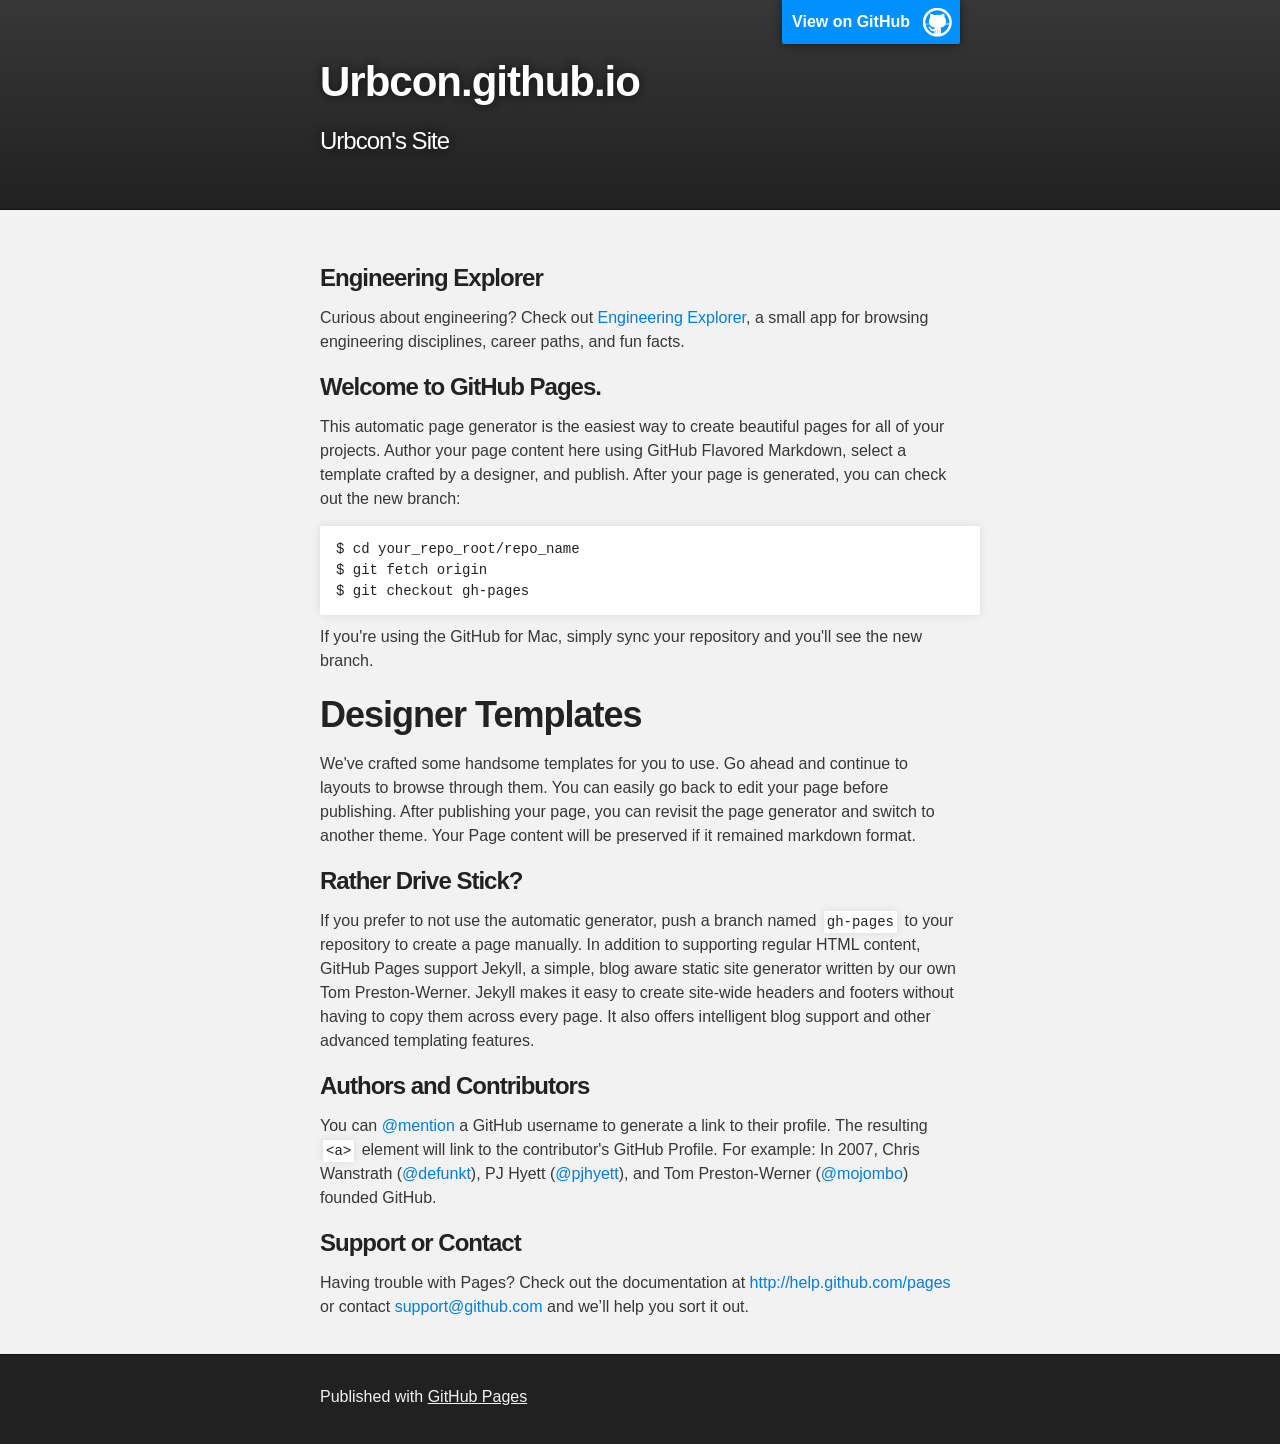
<file: index.html>
<!DOCTYPE html>
<html>

  <head>
    <meta charset='utf-8'>
    <meta http-equiv="X-UA-Compatible" content="chrome=1">
    <meta name="description" content="Urbcon.github.io : Urbcon&#39;s Site">

    <link rel="stylesheet" type="text/css" media="screen" href="stylesheets/stylesheet.css">

    <title>Urbcon.github.io</title>
  </head>

  <body>

    <!-- HEADER -->
    <div id="header_wrap" class="outer">
        <header class="inner">
          <a id="forkme_banner" href="https://github.com/urbcon">View on GitHub</a>

          <h1 id="project_title">Urbcon.github.io</h1>
          <h2 id="project_tagline">Urbcon&#39;s Site</h2>

        </header>
    </div>

    <!-- MAIN CONTENT -->
    <div id="main_content_wrap" class="outer">
      <section id="main_content" class="inner">
        <h3>
<a name="engineering-explorer" class="anchor" href="#engineering-explorer"><span class="octicon octicon-link"></span></a>Engineering Explorer</h3>

<p>Curious about engineering? Check out <a href="engineering/index.html">Engineering Explorer</a>, a small app for browsing engineering disciplines, career paths, and fun facts.</p>

        <h3>
<a name="welcome-to-github-pages" class="anchor" href="#welcome-to-github-pages"><span class="octicon octicon-link"></span></a>Welcome to GitHub Pages.</h3>

<p>This automatic page generator is the easiest way to create beautiful pages for all of your projects. Author your page content here using GitHub Flavored Markdown, select a template crafted by a designer, and publish. After your page is generated, you can check out the new branch:</p>

<pre><code>$ cd your_repo_root/repo_name
$ git fetch origin
$ git checkout gh-pages
</code></pre>

<p>If you're using the GitHub for Mac, simply sync your repository and you'll see the new branch.</p>

<h1>
<a name="designer-templates" class="anchor" href="#designer-templates"><span class="octicon octicon-link"></span></a>Designer Templates</h1>

<p>We've crafted some handsome templates for you to use. Go ahead and continue to layouts to browse through them. You can easily go back to edit your page before publishing. After publishing your page, you can revisit the page generator and switch to another theme. Your Page content will be preserved if it remained markdown format.</p>

<h3>
<a name="rather-drive-stick" class="anchor" href="#rather-drive-stick"><span class="octicon octicon-link"></span></a>Rather Drive Stick?</h3>

<p>If you prefer to not use the automatic generator, push a branch named <code>gh-pages</code> to your repository to create a page manually. In addition to supporting regular HTML content, GitHub Pages support Jekyll, a simple, blog aware static site generator written by our own Tom Preston-Werner. Jekyll makes it easy to create site-wide headers and footers without having to copy them across every page. It also offers intelligent blog support and other advanced templating features.</p>

<h3>
<a name="authors-and-contributors" class="anchor" href="#authors-and-contributors"><span class="octicon octicon-link"></span></a>Authors and Contributors</h3>

<p>You can <a href="https://github.com/blog/821" class="user-mention">@mention</a> a GitHub username to generate a link to their profile. The resulting <code>&lt;a&gt;</code> element will link to the contributor's GitHub Profile. For example: In 2007, Chris Wanstrath (<a href="https://github.com/defunkt" class="user-mention">@defunkt</a>), PJ Hyett (<a href="https://github.com/pjhyett" class="user-mention">@pjhyett</a>), and Tom Preston-Werner (<a href="https://github.com/mojombo" class="user-mention">@mojombo</a>) founded GitHub.</p>

<h3>
<a name="support-or-contact" class="anchor" href="#support-or-contact"><span class="octicon octicon-link"></span></a>Support or Contact</h3>

<p>Having trouble with Pages? Check out the documentation at <a href="http://help.github.com/pages">http://help.github.com/pages</a> or contact <a href="mailto:support@github.com">support@github.com</a> and we’ll help you sort it out.</p>
      </section>
    </div>

    <!-- FOOTER  -->
    <div id="footer_wrap" class="outer">
      <footer class="inner">
        <p>Published with <a href="http://pages.github.com">GitHub Pages</a></p>
      </footer>
    </div>

    

  </body>
</html>
</file>
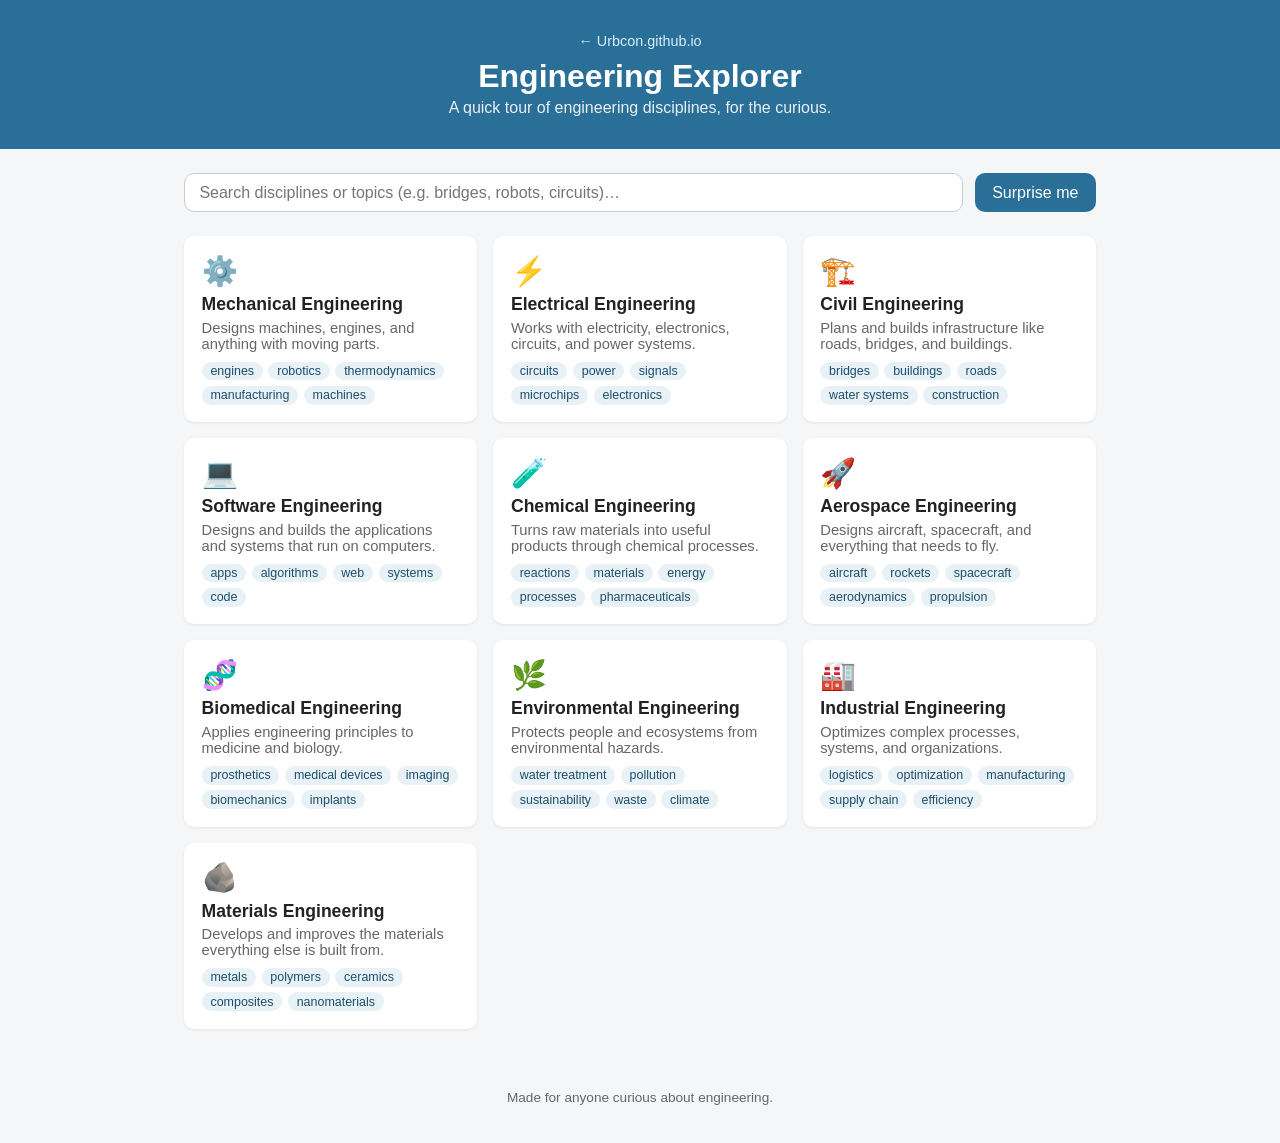
<file: engineering/index.html>
<!DOCTYPE html>
<html lang="en">
<head>
  <meta charset="utf-8">
  <meta name="viewport" content="width=device-width, initial-scale=1">
  <meta name="description" content="Engineering Explorer: browse engineering disciplines, career paths, and fun facts.">
  <title>Engineering Explorer</title>
  <link rel="icon" href="data:image/svg+xml,<svg xmlns=%22http://www.w3.org/2000/svg%22 viewBox=%220 0 100 100%22><text y=%22.9em%22 font-size=%2290%22>%E2%9A%99%EF%B8%8F</text></svg>">
  <link rel="stylesheet" href="style.css">
</head>
<body>

  <header class="site-header">
    <a class="back-link" href="../index.html">&larr; Urbcon.github.io</a>
    <h1>Engineering Explorer</h1>
    <p class="tagline">A quick tour of engineering disciplines, for the curious.</p>
  </header>

  <main>
    <div class="controls">
      <input id="search" type="text" placeholder="Search disciplines or topics (e.g. bridges, robots, circuits)&hellip;" autocomplete="off">
      <button id="surprise">Surprise me</button>
    </div>

    <p id="empty-state" class="empty-state" hidden>No disciplines match your search.</p>

    <section id="grid" class="grid"></section>
  </main>

  <div id="detail" class="detail-overlay" hidden>
    <div class="detail-card">
      <button id="close-detail" class="close-btn" aria-label="Close">&times;</button>
      <div id="detail-content"></div>
    </div>
  </div>

  <footer class="site-footer">
    <p>Made for anyone curious about engineering.</p>
  </footer>

  <script src="data.js"></script>
  <script src="app.js"></script>
</body>
</html>
</file>
<file: stylesheets/stylesheet.css>
/*******************************************************************************
Slate Theme for GitHub Pages
by Jason Costello, @jsncostello
*******************************************************************************/

@import url(pygment_trac.css);

/*******************************************************************************
MeyerWeb Reset
*******************************************************************************/

html, body, div, span, applet, object, iframe,
h1, h2, h3, h4, h5, h6, p, blockquote, pre,
a, abbr, acronym, address, big, cite, code,
del, dfn, em, img, ins, kbd, q, s, samp,
small, strike, strong, sub, sup, tt, var,
b, u, i, center,
dl, dt, dd, ol, ul, li,
fieldset, form, label, legend,
table, caption, tbody, tfoot, thead, tr, th, td,
article, aside, canvas, details, embed,
figure, figcaption, footer, header, hgroup,
menu, nav, output, ruby, section, summary,
time, mark, audio, video {
  margin: 0;
  padding: 0;
  border: 0;
  font: inherit;
  vertical-align: baseline;
}

/* HTML5 display-role reset for older browsers */
article, aside, details, figcaption, figure,
footer, header, hgroup, menu, nav, section {
  display: block;
}

ol, ul {
  list-style: none;
}

table {
  border-collapse: collapse;
  border-spacing: 0;
}

/*******************************************************************************
Theme Styles
*******************************************************************************/

body {
  box-sizing: border-box;
  color:#373737;
  background: #212121;
  font-size: 16px;
  font-family: 'Myriad Pro', Calibri, Helvetica, Arial, sans-serif;
  line-height: 1.5;
  -webkit-font-smoothing: antialiased;
}

h1, h2, h3, h4, h5, h6 {
  margin: 10px 0;
  font-weight: 700;
  color:#222222;
  font-family: 'Lucida Grande', 'Calibri', Helvetica, Arial, sans-serif;
  letter-spacing: -1px;
}

h1 {
  font-size: 36px;
  font-weight: 700;
}

h2 {
  padding-bottom: 10px;
  font-size: 32px;
  background: url('../images/bg_hr.png') repeat-x bottom;
}

h3 {
  font-size: 24px;
}

h4 {
  font-size: 21px;
}

h5 {
  font-size: 18px;
}

h6 {
  font-size: 16px;
}

p {
  margin: 10px 0 15px 0;
}

footer p {
  color: #f2f2f2;
}

a {
  text-decoration: none;
  color: #007edf;
  text-shadow: none;

  transition: color 0.5s ease;
  transition: text-shadow 0.5s ease;
  -webkit-transition: color 0.5s ease;
  -webkit-transition: text-shadow 0.5s ease;
  -moz-transition: color 0.5s ease;
  -moz-transition: text-shadow 0.5s ease;
  -o-transition: color 0.5s ease;
  -o-transition: text-shadow 0.5s ease;
  -ms-transition: color 0.5s ease;
  -ms-transition: text-shadow 0.5s ease;
}

a:hover, a:focus {text-decoration: underline;}

footer a {
  color: #F2F2F2;
  text-decoration: underline;
}

em {
  font-style: italic;
}

strong {
  font-weight: bold;
}

img {
  position: relative;
  margin: 0 auto;
  max-width: 739px;
  padding: 5px;
  margin: 10px 0 10px 0;
  border: 1px solid #ebebeb;

  box-shadow: 0 0 5px #ebebeb;
  -webkit-box-shadow: 0 0 5px #ebebeb;
  -moz-box-shadow: 0 0 5px #ebebeb;
  -o-box-shadow: 0 0 5px #ebebeb;
  -ms-box-shadow: 0 0 5px #ebebeb;
}

p img {
  display: inline;
  margin: 0;
  padding: 0;
  vertical-align: middle;
  text-align: center;
  border: none;
}

pre, code {
  width: 100%;
  color: #222;
  background-color: #fff;

  font-family: Monaco, "Bitstream Vera Sans Mono", "Lucida Console", Terminal, monospace;
  font-size: 14px;

  border-radius: 2px;
  -moz-border-radius: 2px;
  -webkit-border-radius: 2px;
}

pre {
  width: 100%;
  padding: 10px;
  box-shadow: 0 0 10px rgba(0,0,0,.1);
  overflow: auto;
}

code {
  padding: 3px;
  margin: 0 3px;
  box-shadow: 0 0 10px rgba(0,0,0,.1);
}

pre code {
  display: block;
  box-shadow: none;
}

blockquote {
  color: #666;
  margin-bottom: 20px;
  padding: 0 0 0 20px;
  border-left: 3px solid #bbb;
}


ul, ol, dl {
  margin-bottom: 15px
}

ul {
  list-style: inside;
  padding-left: 20px;
}

ol {
  list-style: decimal inside;
  padding-left: 20px;
}

dl dt {
  font-weight: bold;
}

dl dd {
  padding-left: 20px;
  font-style: italic;
}

dl p {
  padding-left: 20px;
  font-style: italic;
}

hr {
  height: 1px;
  margin-bottom: 5px;
  border: none;
  background: url('../images/bg_hr.png') repeat-x center;
}

table {
  border: 1px solid #373737;
  margin-bottom: 20px;
  text-align: left;
 }

th {
  font-family: 'Lucida Grande', 'Helvetica Neue', Helvetica, Arial, sans-serif;
  padding: 10px;
  background: #373737;
  color: #fff;
 }

td {
  padding: 10px;
  border: 1px solid #373737;
 }

form {
  background: #f2f2f2;
  padding: 20px;
}

/*******************************************************************************
Full-Width Styles
*******************************************************************************/

.outer {
  width: 100%;
}

.inner {
  position: relative;
  max-width: 640px;
  padding: 20px 10px;
  margin: 0 auto;
}

#forkme_banner {
  display: block;
  position: absolute;
  top:0;
  right: 10px;
  z-index: 10;
  padding: 10px 50px 10px 10px;
  color: #fff;
  background: url('../images/blacktocat.png') #0090ff no-repeat 95% 50%;
  font-weight: 700;
  box-shadow: 0 0 10px rgba(0,0,0,.5);
  border-bottom-left-radius: 2px;
  border-bottom-right-radius: 2px;
}

#header_wrap {
  background: #212121;
  background: -moz-linear-gradient(top, #373737, #212121);
  background: -webkit-linear-gradient(top, #373737, #212121);
  background: -ms-linear-gradient(top, #373737, #212121);
  background: -o-linear-gradient(top, #373737, #212121);
  background: linear-gradient(top, #373737, #212121);
}

#header_wrap .inner {
  padding: 50px 10px 30px 10px;
}

#project_title {
  margin: 0;
  color: #fff;
  font-size: 42px;
  font-weight: 700;
  text-shadow: #111 0px 0px 10px;
}

#project_tagline {
  color: #fff;
  font-size: 24px;
  font-weight: 300;
  background: none;
  text-shadow: #111 0px 0px 10px;
}

#downloads {
  position: absolute;
  width: 210px;
  z-index: 10;
  bottom: -40px;
  right: 0;
  height: 70px;
  background: url('../images/icon_download.png') no-repeat 0% 90%;
}

.zip_download_link {
  display: block;
  float: right;
  width: 90px;
  height:70px;
  text-indent: -5000px;
  overflow: hidden;
  background: url(../images/sprite_download.png) no-repeat bottom left;
}

.tar_download_link {
  display: block;
  float: right;
  width: 90px;
  height:70px;
  text-indent: -5000px;
  overflow: hidden;
  background: url(../images/sprite_download.png) no-repeat bottom right;
  margin-left: 10px;
}

.zip_download_link:hover {
  background: url(../images/sprite_download.png) no-repeat top left;
}

.tar_download_link:hover {
  background: url(../images/sprite_download.png) no-repeat top right;
}

#main_content_wrap {
  background: #f2f2f2;
  border-top: 1px solid #111;
  border-bottom: 1px solid #111;
}

#main_content {
  padding-top: 40px;
}

#footer_wrap {
  background: #212121;
}



/*******************************************************************************
Small Device Styles
*******************************************************************************/

@media screen and (max-width: 480px) {
  body {
    font-size:14px;
  }

  #downloads {
    display: none;
  }

  .inner {
    min-width: 320px;
    max-width: 480px;
  }

  #project_title {
  font-size: 32px;
  }

  h1 {
    font-size: 28px;
  }

  h2 {
    font-size: 24px;
  }

  h3 {
    font-size: 21px;
  }

  h4 {
    font-size: 18px;
  }

  h5 {
    font-size: 14px;
  }

  h6 {
    font-size: 12px;
  }

  code, pre {
    min-width: 320px;
    max-width: 480px;
    font-size: 11px;
  }

}
</file>
<file: engineering/style.css>
:root {
  --bg: #f5f6f8;
  --card-bg: #ffffff;
  --accent: #2a6f97;
  --accent-dark: #1c4e6b;
  --text: #222;
  --muted: #666;
  --tag-bg: #e8f1f6;
  --radius: 10px;
}

* {
  box-sizing: border-box;
}

body {
  margin: 0;
  font-family: -apple-system, "Segoe UI", Roboto, Helvetica, Arial, sans-serif;
  background: var(--bg);
  color: var(--text);
}

.site-header {
  background: var(--accent);
  color: #fff;
  padding: 2rem 1.5rem;
  text-align: center;
}

.back-link {
  color: #dceefb;
  text-decoration: none;
  font-size: 0.9rem;
}

.back-link:hover {
  text-decoration: underline;
}

.site-header h1 {
  margin: 0.5rem 0 0.25rem;
}

.tagline {
  margin: 0;
  opacity: 0.9;
}

main {
  max-width: 960px;
  margin: 0 auto;
  padding: 1.5rem;
}

.controls {
  display: flex;
  gap: 0.75rem;
  margin-bottom: 1.5rem;
  flex-wrap: wrap;
}

#search {
  flex: 1;
  min-width: 220px;
  padding: 0.6rem 0.9rem;
  border: 1px solid #ccc;
  border-radius: var(--radius);
  font-size: 1rem;
}

#surprise {
  padding: 0.6rem 1.1rem;
  border: none;
  border-radius: var(--radius);
  background: var(--accent);
  color: #fff;
  font-size: 1rem;
  cursor: pointer;
}

#surprise:hover {
  background: var(--accent-dark);
}

.empty-state {
  text-align: center;
  color: var(--muted);
}

.grid {
  display: grid;
  grid-template-columns: repeat(auto-fill, minmax(220px, 1fr));
  gap: 1rem;
}

.card {
  background: var(--card-bg);
  border-radius: var(--radius);
  padding: 1.1rem;
  box-shadow: 0 1px 3px rgba(0, 0, 0, 0.08);
  cursor: pointer;
  transition: transform 0.12s ease, box-shadow 0.12s ease;
}

.card:hover,
.card:focus {
  transform: translateY(-3px);
  box-shadow: 0 4px 12px rgba(0, 0, 0, 0.12);
  outline: none;
}

.card-icon {
  font-size: 1.8rem;
}

.card h2 {
  font-size: 1.1rem;
  margin: 0.4rem 0 0.3rem;
}

.card p {
  margin: 0 0 0.6rem;
  color: var(--muted);
  font-size: 0.92rem;
}

.tags {
  display: flex;
  flex-wrap: wrap;
  gap: 0.35rem;
}

.tag {
  background: var(--tag-bg);
  color: var(--accent-dark);
  padding: 0.15rem 0.55rem;
  border-radius: 999px;
  font-size: 0.78rem;
}

.detail-overlay {
  position: fixed;
  inset: 0;
  background: rgba(0, 0, 0, 0.5);
  display: flex;
  align-items: center;
  justify-content: center;
  padding: 1rem;
}

.detail-overlay[hidden] {
  display: none;
}

.detail-card {
  background: #fff;
  border-radius: var(--radius);
  max-width: 480px;
  width: 100%;
  max-height: 85vh;
  overflow-y: auto;
  padding: 1.5rem;
  position: relative;
}

.close-btn {
  position: absolute;
  top: 0.6rem;
  right: 0.8rem;
  background: none;
  border: none;
  font-size: 1.6rem;
  line-height: 1;
  cursor: pointer;
  color: var(--muted);
}

.close-btn:hover {
  color: var(--text);
}

.detail-icon {
  font-size: 2.2rem;
}

.detail-card h3 {
  margin-bottom: 0.4rem;
  color: var(--accent-dark);
}

.detail-card ul {
  margin: 0 0 1rem;
  padding-left: 1.2rem;
}

.fact {
  font-style: italic;
  color: var(--muted);
}

.site-footer {
  text-align: center;
  color: var(--muted);
  padding: 1.5rem;
  font-size: 0.85rem;
}
</file>
